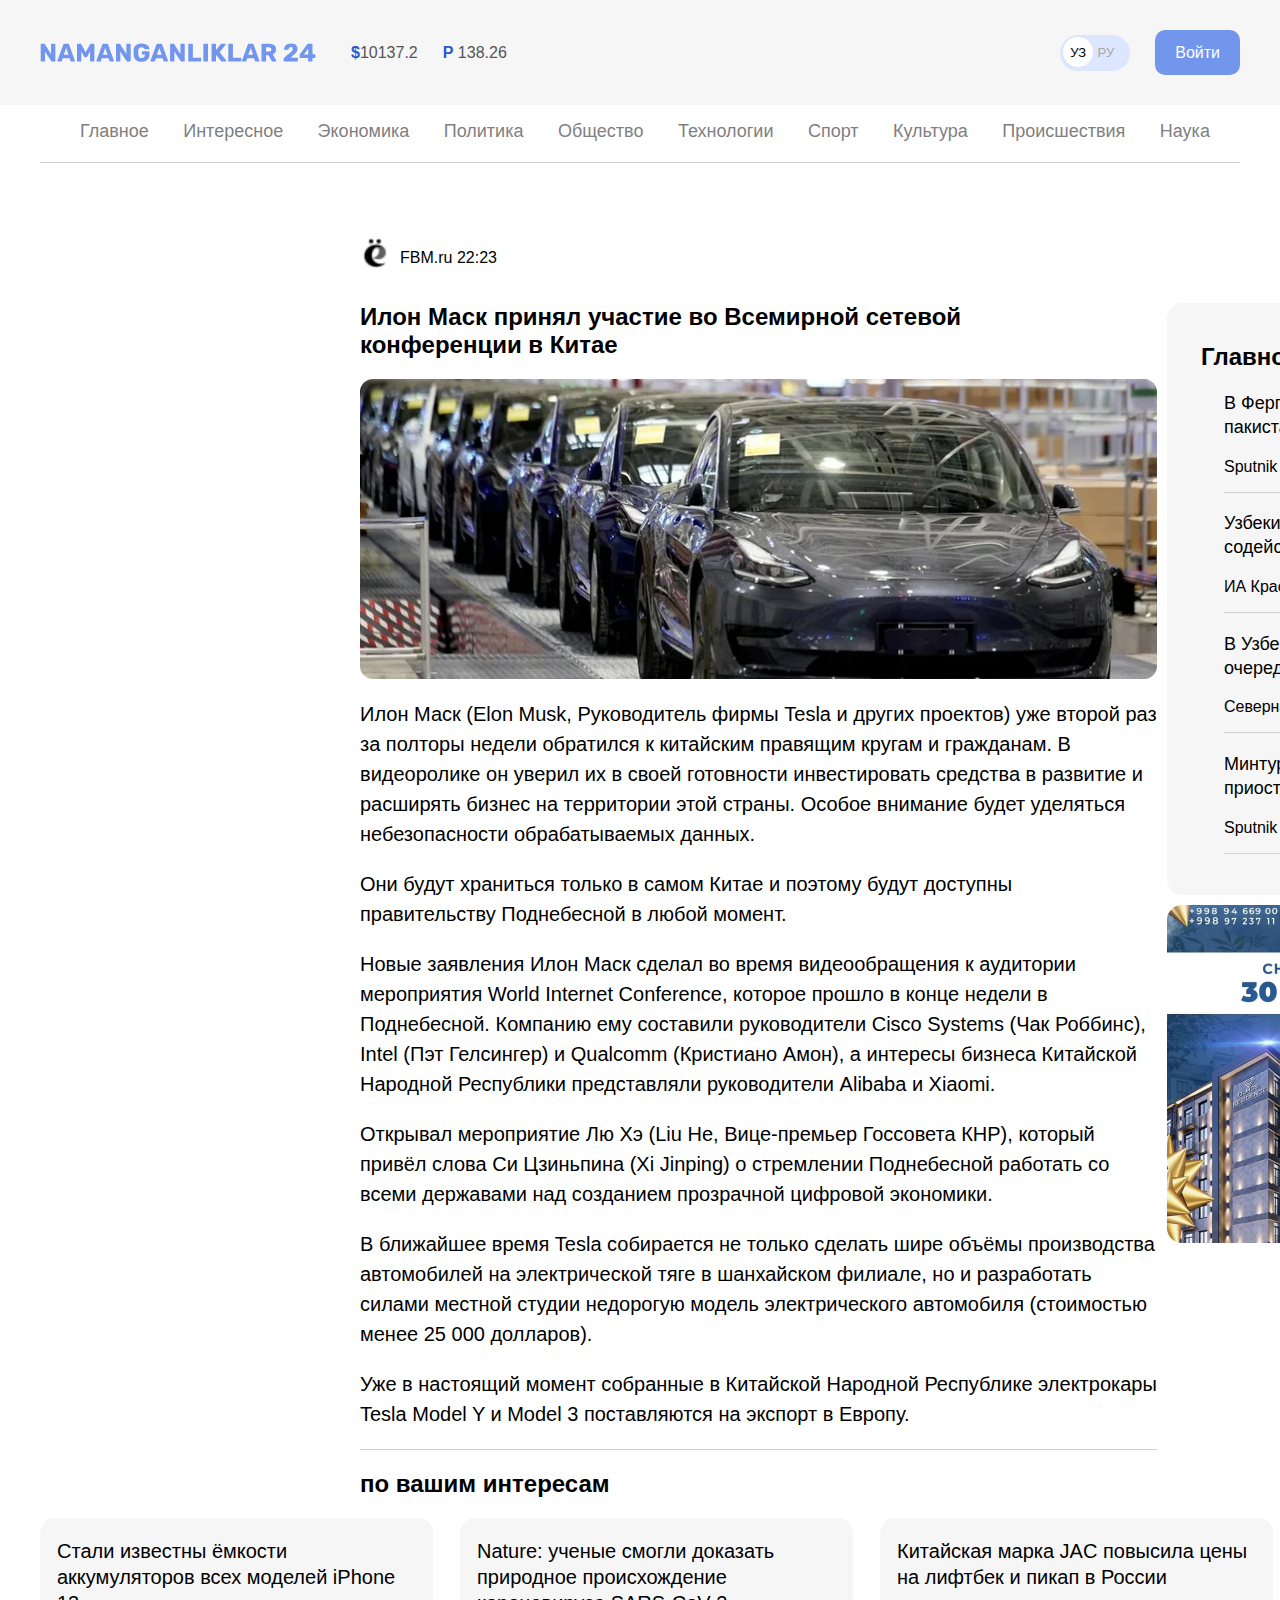
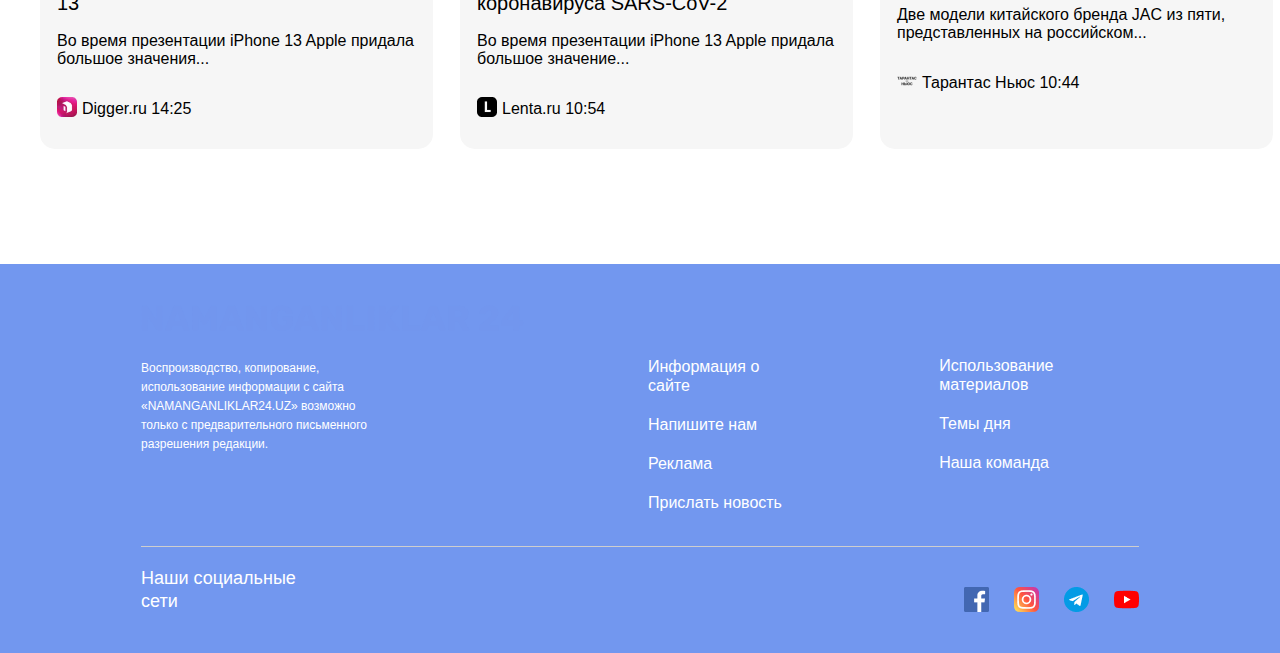
<file: index.html>
<!DOCTYPE html>
<html lang="en">
<head>
    <meta charset="UTF-8">
    <meta http-equiv="X-UA-Compatible" content="IE=edge">
    <meta name="viewport" content="width=device-width, initial-scale=1.0">
    <title>Document</title>
    <link rel="stylesheet" href="./css/main.css">
</head>
<body>
    <h1 class="visually-hidden">Bizninig saytimizda eng so'ngi yangiliklardan habardor bo'ling</h1>
    <header class="site-header">
        <div class="header-top">
        <div class="container">
          <div class="header-top-inner">
            <a class="logo-link" href="./index.html">
                <img class="logo-img" src="./css/images/logo.svg" alt="site-logo" width="276" height="45">
            </a>
            <ul class="currency-list">
             <li class="currency-item"> 
                  <span class="currency-span">$</span>10137.2
             </li>
             <li class="currency-item"> 
                <span class="currency-span">P</span> 138.26
           </li>
            </ul>
            <div class="languages-box">
                <a class="languages-item languages-active" href="#">УЗ</a>
                <a class="languages-item" href="#">РУ</a>
            </div>
            <a class="login" href="#">Войти</a>
          </div>
         
        </div>
        
    </div>
    <div class="middle-header">
        <ol class="middle-list">
            <li class="middle-item"><a class="middle-link" href="./n24.html">Главное</a></li>
            <li class="middle-item"><a class="middle-link" href="#">Интересное</a></li>
            <li class="middle-item"><a class="middle-link" href="#">Экономика</a></li>
            <li class="middle-item"><a class="middle-link" href="./about.html">Политика</a></li>
            <li class="middle-item"><a class="middle-link" href="#">Общество</a></li>
            <li class="middle-item"><a class="middle-link" href="#">Технологии</a></li>
            <li class="middle-item"><a class="middle-link"href="#">Спорт</a></li>
            <li class="middle-item"><a class="middle-link" href="./login.html">Культура</a></li>
            <li class="middle-item"><a class="middle-link" href="./index.html">Происшествия</a></li>
            <li class="middle-item"><a class="middle-link active" href="#">Наука</a></li>
        </ol>
         
      </div>
    </header>
    <main>
    <div class="site-main">
        <div class="cont">
            <div class="hero">
               <img class="hero-img" src="./css/images/В мире/E.png" alt="icon" width="30px" height="30px">
               <p>FBM.ru <time datetime="22:23">22:23</time></p>
            </div>
            <div class="hero-content">
               <h2>Илон Маск принял участие во Всемирной сетевой  <br> конференции в Китае</h2>
               <img src="./css/images/Rectangle 91 (1).png" alt="car-tesla" width="797" height="300">
              <p class="hero-text"> Илон Маск (Elon Musk, Руководитель фирмы Tesla и других проектов) уже второй раз за полторы недели обратился к китайским правящим кругам и гражданам. В видеоролике он уверил их в своей готовности инвестировать средства в развитие и расширять бизнес на территории этой страны. Особое внимание будет уделяться небезопасности обрабатываемых данных.</p>
              <p class="hero-text"> Они будут храниться только в самом Китае и поэтому будут доступны <br> правительству Поднебесной в любой момент.</p> 
               <p class="hero-text">Новые заявления Илон Маск сделал во время видеообращения к аудитории мероприятия World Internet Conference, которое прошло в конце недели в Поднебесной. Компанию ему составили руководители Cisco Systems (Чак Роббинс), Intel (Пэт Гелсингер) и Qualcomm (Кристиано Амон), а интересы бизнеса Китайской Народной Республики представляли руководители Alibaba и Xiaomi. </p>
               <p class="hero-text">Открывал мероприятие Лю Хэ (Liu He, Вице-премьер Госсовета КНР), который привёл слова Си Цзиньпина (Xi Jinping) о стремлении Поднебесной работать со всеми державами над созданием прозрачной цифровой экономики.</p>
               <p class="hero-text">В ближайшее время Tesla собирается не только сделать шире объёмы производства автомобилей на электрической тяге в шанхайском филиале, но и разработать силами местной студии недорогую модель электрического автомобиля (стоимостью менее 25 000 долларов).</p> 
               <p class="hero-text"> Уже в настоящий момент собранные в Китайской Народной Республике электрокары Tesla Model Y и Model 3 поставляются на экспорт в Европу.</p>
            </div>
        </div>
        <div class="world-right">
                    
            <div class="world-right-inner">
             <h2 class="world-right-title">Главное</h2>
                <ol>
                   <li class="world-right-item">
                     <h3>
                       <a class="world-right-link" href="#">В Фергане создадут узбекско-пакистанский университет</a>
                     </h3>
                     <p>Sputnik Узбекистан  <time datetime="14:09">14:09</time></p>
                   </li>
                   <li class="world-right-item">
                     <h3>
                       <a class="world-right-link" href="#">Узбекистан утвердил соглашение о содействии занятости в странах СНГ</a>
                     </h3>
                     <p>ИА Красная Весна<time datetime="10:19">10:19</time></p>
                   </li>
                   <li class="world-right-item">
                     <h3>
                       <a class="world-right-link" href="#">В Узбекистане увеличиваются очереди за автомобилями UzAuto</a>
                     </h3>
                     <p>Северная газета (Армянск) <time datetime="13:50">13:50</time></p>
                   </li>
                   <li class="world-right-item">
                     <h3>
                       <a class="world-right-link" href="#">Минтуризма опровергло приостановку выплат за шаги</a>
                     </h3>
                     <p>Sputnik Узбекистан  <time datetime="14:32">14:32</time></p>
                   </li>
                </ol>
            </div>
            <aside><a href="#"><img src="./css/images/image 6.png" alt="Olmos" width="393" height="338"></a></aside>
         </div>

        </div>
   </div>
</section>
    </div>
   
        <h2 class="infa-title">по вашим интересам</h2>
        <div class="main-container">
          <div class="main-contentt">
                   <div class="main-inffa">
                    <h3"><a class="main-title" href="#">Стали известны ёмкости аккумуляторов всех моделей iPhone 13</a></h3>
                    <p>Во время презентации iPhone 13 Apple придала большое значения...</p>
                    <div class="main-infa">
                    <img class="main-img" src="./css/images/кард/ded.png" alt="as" width="20px" height="20px">
                    <p>Digger.ru 14:25</p></div>
                   
                   </div>
                   <div class="main-inffa">
                    <h3"><a class="main-title" href="#">Nature: ученые смогли доказать природное происхождение коронавируса SARS-CoV-2</a></h3>
                    <p>Во время презентации iPhone 13 Apple придала большое значение...</p>
                    <div class="main-infa">
                    <img class="main-img" src="./css/images/кард/кард/Light.png" alt="as" width="20px" height="20px">
                    <p>Lenta.ru 10:54</p></div>
                   
                   </div>
                   <div class="main-inffa">
                    <h3"><a class="main-title" href="#">Китайская марка JAC повысила цены на лифтбек и пикап в России</a></h3>
                    <p>Две модели китайского бренда JAC из пяти, представленных на российском...</p>
                    <div class="main-infa">
                    <img class="main-img" src="./css/images/кард/fef.png" alt="as" width="20px" height="20px">
                    <p>Тарантас Ньюс 10:44</p></div>
                   
                    </div>
               
            </div>
            </div>
       </div>

</main>
<footer class="footer-section">
    <div class="container">
      <div class="footer-inner">
        <div class="footer-content">
          <div class="footer-logo">
            <a class="footer-logo-link" href="./index.html">
              <img class="footer-logo-img" src="./css/images/logo (5).svg" alt="site logo" width="383" height="28">
            </a>
            <div class="footer-logo-text-wrapper">
              <p class="footer-logo-text">
                Воспроизводство, копирование, использование информации с сайта
                «NAMANGANLIKLAR24.UZ» возможно только с предварительного
                письменного разрешения редакции.
              </p>
            </div>
          </div>
          <div class="information">
            <ul class="information-list">
              <li class="information-item">
                <a class="information-link" href="#">Информация о сайте</a>
              </li>
              <li class="information-item">
                <a class="information-link" href="#">Напишите нам</a>
              </li>
              <li class="information-item">
                <a class="information-link" href="#">Реклама</a>
              </li>
              <li class="information-item">
                <a class="information-link" href="#">Прислать новость</a>
              </li>
            </ul>
          </div>
          <div class="material">
            <ul class="material-list">
              <li class="material-item">
                <a class="material-link" href="#">Использование материалов</a>
              </li>
              <li class="material-item">
                <a class="material-link" href="#">Темы дня</a>
              </li>
              <li class="material-item">
                <a class="material-link" href="#">Наша команда </a>
              </li>
            </ul>
          </div>
        </div>
        <div class="social-set">
          <div class="social-title">
            <h4 class="social-set-title">Наши социальные сети</h4>
          </div>
          <ul class="social-set-icons-list">
            <li class="social-set-icons-item">
              <a class="social-set-icons-link" href="https://facebook.com" target="_blank">
                <img src="./css/images/В мире/facebook.png" alt="facebook" width="25" height="25">
              </a>
            </li>
            <li class="social-set-icons-item">
              <a class="social-set-icons-link" href="https://instagram.com" target="_blank">
                <img src="./css/images/В мире/instagram.png" alt="instagram" width="25" height="25">
              </a>
            </li>
            <li class="social-set-icons-item">
              <a class="social-set-icons-link" href="https://telegram.web" target="_blank">
                <img src="./css/images/В мире/telegram.png" alt="telegram" width="25" height="25">
              </a>
            </li>
            <li class="social-set-icons-item">
              <a class="social-set-icons-link" href="https://youtube.com" target="_blank">
                <img src="./css/images/В мире/youtube.png" alt="youtube" width="25" height="25">
              </a>
            </li>
          </ul>
        </div>
      </div>
    </div>
  </footer>

</body>
</html>
</file>
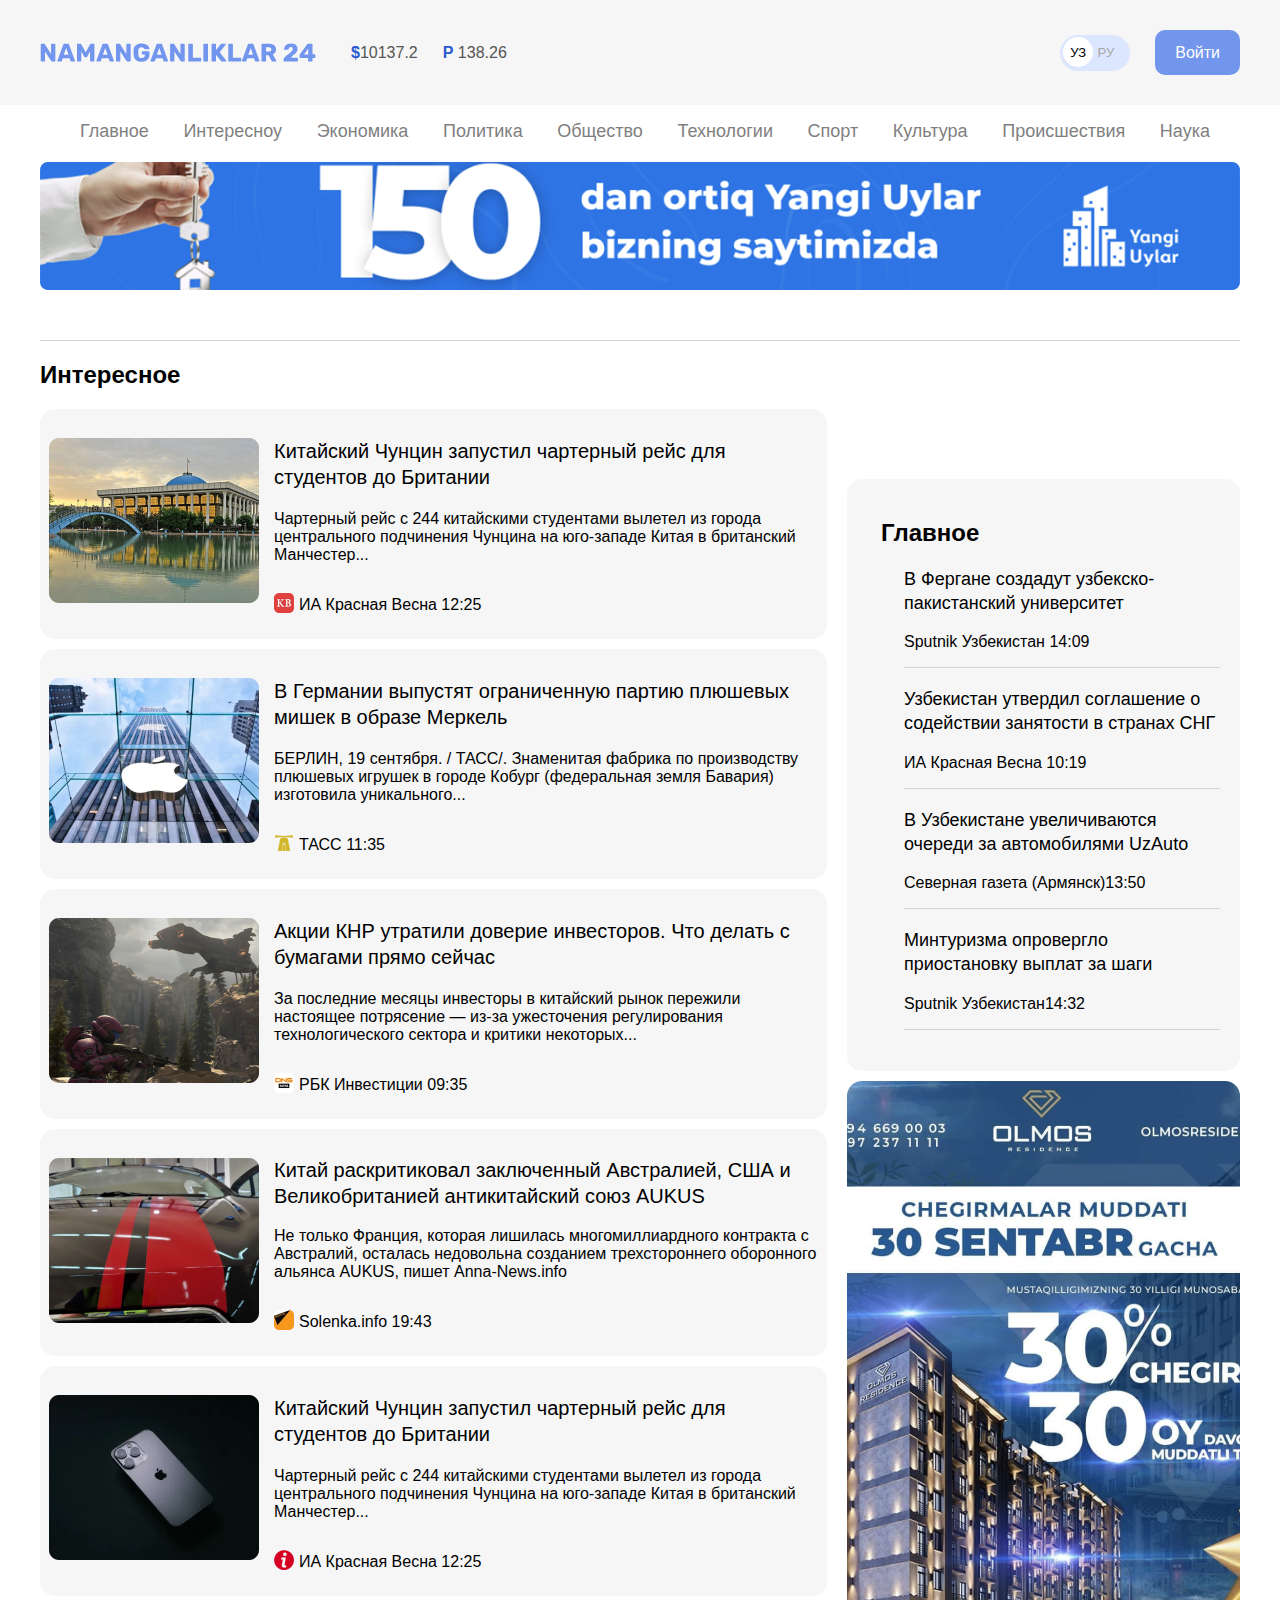
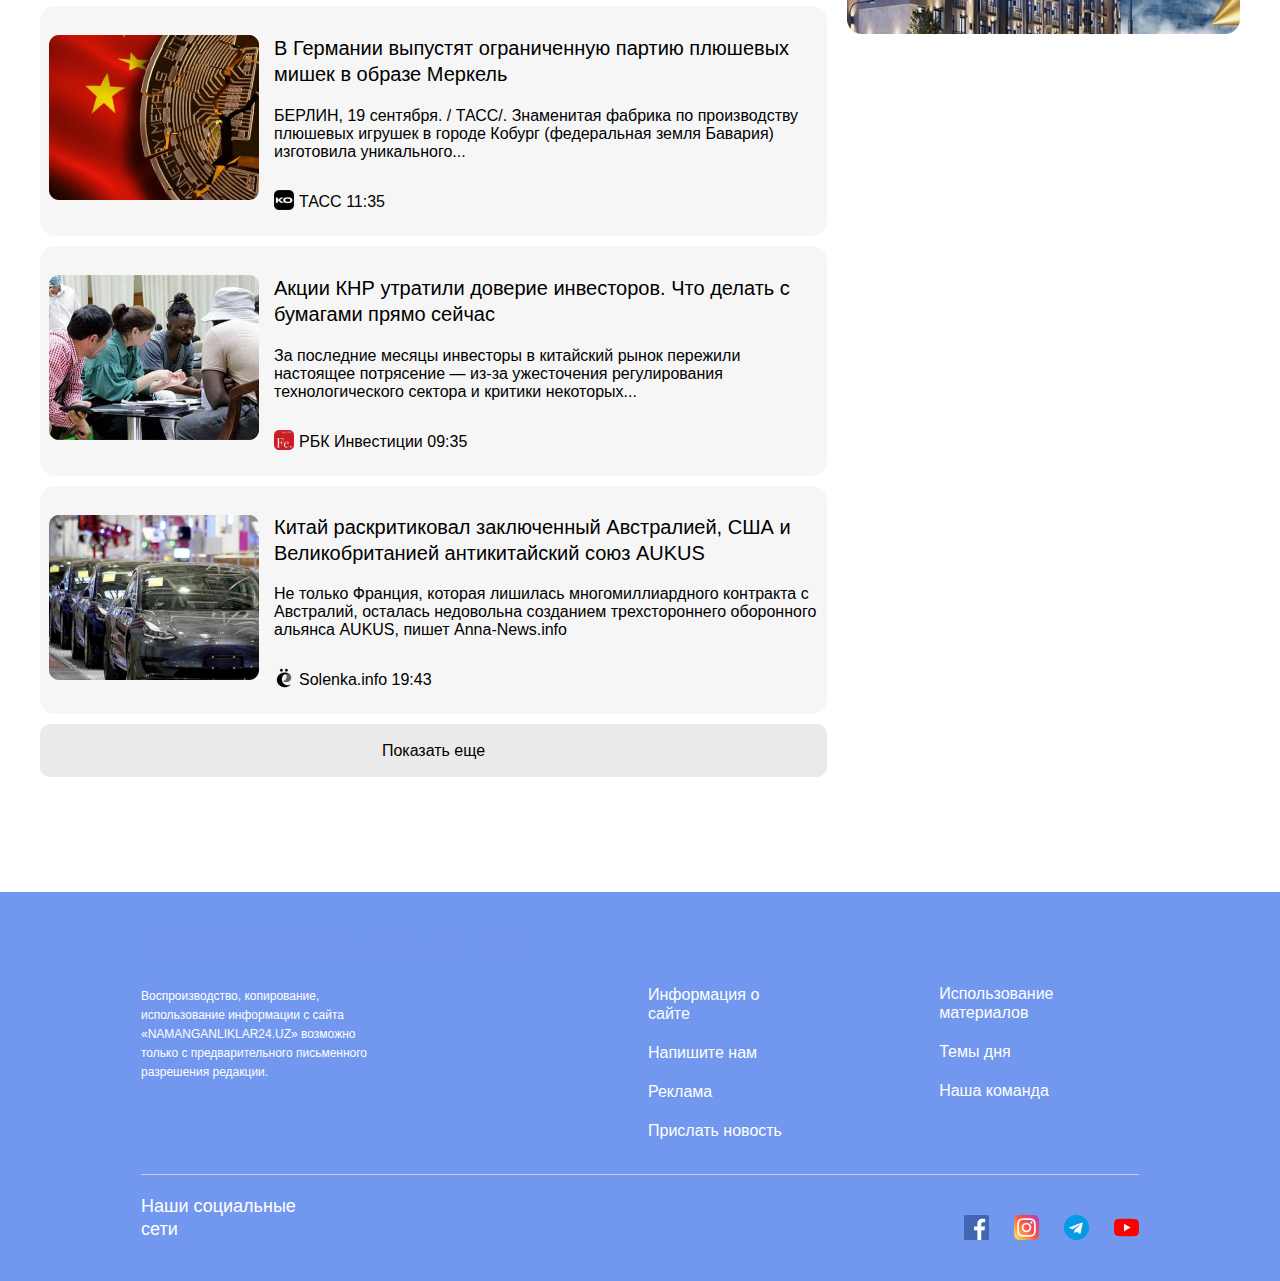
<file: about.html>
<!DOCTYPE html>
<html lang="en">
<head>
    <meta charset="UTF-8">
    <meta http-equiv="X-UA-Compatible" content="IE=edge">
    <meta name="viewport" content="width=device-width, initial-scale=1.0">
    <link rel="stylesheet" href="./css/main.css">
    <title>Document</title>
    
    
</head>
<body>
    <h1 class="visually-hidden">Bizninig saytimizda eng so'ngi yangiliklardan habardor bo'ling</h1>
    <header class="site-header">
        <div class="header-top">
        <div class="container">
          <div class="header-top-inner">
            <a class="logo-link" href="">
                <img class="logo-img" src="./css/images/logo.svg " alt="site-logo" width="276" height="45">
            </a>
            <ul class="currency-list">
             <li class="currency-item"> 
                  <span class="currency-span">$</span>10137.2
             </li>
             <li class="currency-item"> 
                <span class="currency-span">P</span> 138.26
           </li>
            </ul>
            <div class="languages-box">
                <a class="languages-item languages-active" href="#">УЗ</a>
                <a class="languages-item" href="#">РУ</a>
            </div>
            <a class="login" href="#">Войти</a>
          </div>
         
        </div>
        
    </div>
    <div class="middle-header">
        <ol class="middle-list">
            <li class="middle-item"><a class="middle-link" href="./n24.html">Главное</a></li>
            <li class="middle-item"><a class="middle-link" href="#">Интересноу</a></li>
            <li class="middle-item"><a class="middle-link" href="#">Экономика</a></li>
            <li class="middle-item"><a class="middle-link" href="./about.html">Политика</a></li>
            <li class="middle-item"><a class="middle-link" href="#">Общество</a></li>
            <li class="middle-item"><a class="middle-link" href="#">Технологии</a></li>
            <li class="middle-item"><a class="middle-link"href="#">Спорт</a></li>
            <li class="middle-item"><a class="middle-link" href="./login.html">Культура</a></li>
            <li class="middle-item"><a class="middle-link" href="./index.html">Происшествия</a></li>
            <li class="middle-item"><a class="middle-link active" href="#">Наука</a></li>
        </ol>
        <span class="middle border"></span>
        <aside class="aside-img"><a href="https://shopme.uz/"><img src="./css/images/В мире/reklaama.png" alt="Reklama" width="1200" height="128"></a></aside>
      </div>
    </header>
     <main>
        <section class="world-news">
            <div class="container">
              <h2>Интересное</h2>
                 <div class="world-inner">
                  <div class="world-left">
                     <ol class="world-list">
                      <li class="world-item">
                         <img class="item-img" src="./css/images/List/water.png" alt="airplane" width="210px" height="165px">
                         <div class="item-content">
                           <h3 class="item-title"><a class="item-title" href="#">Китайский Чунцин запустил чартерный рейс для студентов до Британии</a></h3>
                           <p class="item-text">Чартерный рейс с 244 китайскими студентами вылетел из города центрального подчинения Чунцина на юго-западе Китая в британский Манчестер...</p>
                           <div class="world-left-kb">
                           <a href="#"><img  class="main-img" src="./css/images/кард/kb.png" alt="kb"></a>
                            <p class="item-text">ИА Красная Весна <time datetime="12:25">12:25</time> </p>
                          </div>
                         </div>
                      </li>
                      <li class="world-item">
                        <img class="item-img" src="./css/images/List/apple.png" alt="airplane" width="210px" height="165px">
                        <div class="item-content">
                          <h3 class="item-title"><a class="item-title" href="#">В Германии выпустят ограниченную партию плюшевых мишек в образе Меркель</a></h3>
                          <p class="item-text">БЕРЛИН, 19 сентября. / ТАСС/. Знаменитая фабрика по производству плюшевых игрушек в городе Кобург (федеральная земля Бавария) изготовила уникального...</p>
                           <div class="world-left-kb">
                            <a href="#"><img  class="main-img" src="./css/images/List/icon.png" alt="kb"></a>
                            <p class="item-text">ТАСС  <time datetime="11:35">11:35</time> </p>
                           </div>
                        </div>
                     </li>
                     <li class="world-item">
                      <img class="item-img" src="./css/images/List/fight.png" alt="airplane" width="210px" height="165px">
                      <div class="item-content">
                        <h3 class="item-title"><a class="item-title" href="#">Акции КНР утратили доверие инвесторов. Что делать с бумагами прямо сейчас</a></h3>
                        <p class="item-text">За последние месяцы инвесторы в китайский рынок пережили настоящее потрясение — из-за ужесточения регулирования технологического сектора и критики некоторых...</p>
                          <div class="world-left-kb">
                            <a href="#"><img  class="main-img" src="./css/images/List/cng.png" alt="kb"></a>
                            <p class="item-text">РБК Инвестиции  <time datetime="09:35">09:35<time> </p>
                          </div>
                      </div>
                   </li>
                   <li class="world-item">
                    <img class="item-img" src="./css/images/List/car.png" alt="airplane" width="210px" height="165px">
                    <div class="item-content">
                      <h3 ><a class="item-title" href="#">Китай раскритиковал заключенный Австралией, США и Великобританией антикитайский союз AUKUS</a></h3>
                      <p class="item-text">Не только Франция, которая лишилась многомиллиардного контракта с Австралий, осталась недовольна созданием трехстороннего оборонного альянса AUKUS, пишет Anna-News.info</p>
                        <div class="world-left-kb">
                          <a href="#"><img  class="main-img" src="./css/images/List/icon-2.png" alt="kb"></a>
                          <p class="item-text">Solenka.info  <time datetime="19:43">19:43</time> </p>
                        </div>
                    </div>
                 </li>
                 <li class="world-item">
                    <img class="item-img" src="./css/images/List/iphone-13.png" alt="airplane" width="210px" height="165px">
                    <div class="item-content">
                      <h3 class="item-title"><a class="item-title" href="#">Китайский Чунцин запустил чартерный рейс для студентов до Британии</a></h3>
                      <p class="item-text">Чартерный рейс с 244 китайскими студентами вылетел из города центрального подчинения Чунцина на юго-западе Китая в британский Манчестер...</p>
                      <div class="world-left-kb">
                      <a href="#"><img  class="main-img" src="./css/images/List/icon-3.png" alt="kb"></a>
                       <p class="item-text">ИА Красная Весна <time datetime="12:25">12:25</time> </p>
                     </div>
                    </div>
                 </li>
                 <li class="world-item">
                   <img class="item-img" src="./css/images/List/flag.png" alt="airplane" width="210px" height="165px">
                   <div class="item-content">
                     <h3 class="item-title"><a class="item-title" href="#">В Германии выпустят ограниченную партию плюшевых мишек в образе Меркель</a></h3>
                     <p class="item-text">БЕРЛИН, 19 сентября. / ТАСС/. Знаменитая фабрика по производству плюшевых игрушек в городе Кобург (федеральная земля Бавария) изготовила уникального...</p>
                      <div class="world-left-kb">
                       <a href="#"><img  class="main-img" src="./css/images/List/icon-4.png" alt="kb"></a>
                       <p class="item-text">ТАСС  <time datetime="11:35">11:35</time> </p>
                      </div>
                   </div>
                </li>
                <li class="world-item">
                 <img class="item-img" src="./css/images/List/negr.png" alt="airplane" width="210px" height="165px">
                 <div class="item-content">
                   <h3 class="item-title"><a class="item-title" href="#">Акции КНР утратили доверие инвесторов. Что делать с бумагами прямо сейчас</a></h3>
                   <p class="item-text">За последние месяцы инвесторы в китайский рынок пережили настоящее потрясение — из-за ужесточения регулирования технологического сектора и критики некоторых...</p>
                     <div class="world-left-kb">
                       <a href="#"><img  class="main-img" src="./css/images/List/icon-5.png" alt="kb"></a>
                       <p class="item-text">РБК Инвестиции  <time datetime="09:35">09:35<time> </p>
                     </div>
                 </div>
              </li>
              <li class="world-item">
               <img class="item-img" src="./css/images/List/tesla.png" alt="airplane" width="210px" height="165px">
               <div class="item-content">
                 <h3 ><a class="item-title" href="#">Китай раскритиковал заключенный Австралией, США и Великобританией антикитайский союз AUKUS</a></h3>
                 <p class="item-text">Не только Франция, которая лишилась многомиллиардного контракта с Австралий, осталась недовольна созданием трехстороннего оборонного альянса AUKUS, пишет Anna-News.info</p>
                   <div class="world-left-kb">
                     <a href="#"><img  class="main-img" src="./css/images/В мире/E.png" alt="kb"></a>
                     <p class="item-text">Solenka.info  <time datetime="19:43">19:43</time> </p>
                   </div>
               </div>
            </li>
                     </ol>
                     <a class="world-link" href="#">Показать еще</a>
                  </div>
                  <div class="world-right">
                    
                     <div class="world-right-inner">
                      <h2 class="world-right-title">Главное</h2>
                         <ol>
                            <li class="world-right-item">
                              <h3>
                                <a class="world-right-link" href="#">В Фергане создадут узбекско- пакистанский университет</a>
                              </h3>
                              <p>Sputnik Узбекистан  <time datetime="14:09">14:09</time></p>
                            </li>
                            <li class="world-right-item">
                              <h3>
                                <a class="world-right-link" href="#">Узбекистан утвердил соглашение о содействии занятости в странах СНГ</a>
                              </h3>
                              <p>ИА Красная Весна <time datetime="10:19">10:19</time></p>
                            </li>
                            <li class="world-right-item">
                              <h3>
                                <a class="world-right-link" href="#">В Узбекистане увеличиваются очереди за автомобилями UzAuto</a>
                              </h3>
                              <p>Северная газета (Армянск)<time datetime="13:50">13:50</time></p>
                            </li>
                            <li class="world-right-item">
                              <h3>
                                <a class="world-right-link" href="#">Минтуризма опровергло приостановку выплат за шаги</a>
                              </h3>
                              <p>Sputnik Узбекистан<time datetime="14:32">14:32</time></p>
                            </li>
                         </ol>
                     </div>
                     <aside><a href="#"><img src="./css/images/List/reklamma.png" alt="Olmos" width="393" height="553"></a></aside>
                  </div>

                 </div>
            </div>
        </section>
    </main>
    <footer class="footer-section">
        <div class="container">
          <div class="footer-inner">
            <div class="footer-content">
              <div class="footer-logo">
                <a class="footer-logo-link" href="./index.html">
                  <img class="footer-logo-img" src="./css/images/logo.svg" alt="site logo" width="383" height="28">
                </a>
                <div class="footer-logo-text-wrapper">
                  <p class="footer-logo-text">
                    Воспроизводство, копирование, использование информации с сайта
                    «NAMANGANLIKLAR24.UZ» возможно только с предварительного
                    письменного разрешения редакции.
                  </p>
                </div>
              </div>
              <div class="information">
                <ul class="information-list">
                  <li class="information-item">
                    <a class="information-link" href="#">Информация о сайте</a>
                  </li>
                  <li class="information-item">
                    <a class="information-link" href="#">Напишите нам</a>
                  </li>
                  <li class="information-item">
                    <a class="information-link" href="#">Реклама</a>
                  </li>
                  <li class="information-item">
                    <a class="information-link" href="#">Прислать новость</a>
                  </li>
                </ul>
              </div>
              <div class="material">
                <ul class="material-list">
                  <li class="material-item">
                    <a class="material-link" href="#">Использование материалов</a>
                  </li>
                  <li class="material-item">
                    <a class="material-link" href="#">Темы дня</a>
                  </li>
                  <li class="material-item">
                    <a class="material-link" href="#">Наша команда </a>
                  </li>
                </ul>
              </div>
            </div>
            <div class="social-set">
              <div class="social-title">
                <h4 class="social-set-title">Наши социальные сети</h4>
              </div>
              <ul class="social-set-icons-list">
                <li class="social-set-icons-item">
                  <a class="social-set-icons-link" href="https://facebook.com" target="_blank">
                    <img src="./css/images/В мире/facebook.png" alt="facebook" width="25" height="25">
                  </a>
                </li>
                <li class="social-set-icons-item">
                  <a class="social-set-icons-link" href="https://instagram.com" target="_blank">
                    <img src="./css/images/В мире/instagram.png" alt="instagram" width="25" height="25">
                  </a>
                </li>
                <li class="social-set-icons-item">
                  <a class="social-set-icons-link" href="https://telegram.web" target="_blank">
                    <img src="./css/images/В мире/telegram.png" alt="telegram" width="25" height="25">
                  </a>
                </li>
                <li class="social-set-icons-item">
                  <a class="social-set-icons-link" href="https://youtube.com" target="_blank">
                    <img src="./css/images/В мире/youtube.png" alt="youtube" width="25" height="25">
                  </a>
                </li>
              </ul>
            </div>
          </div>
        </div>
      </footer>
</body>
</html>
</file>
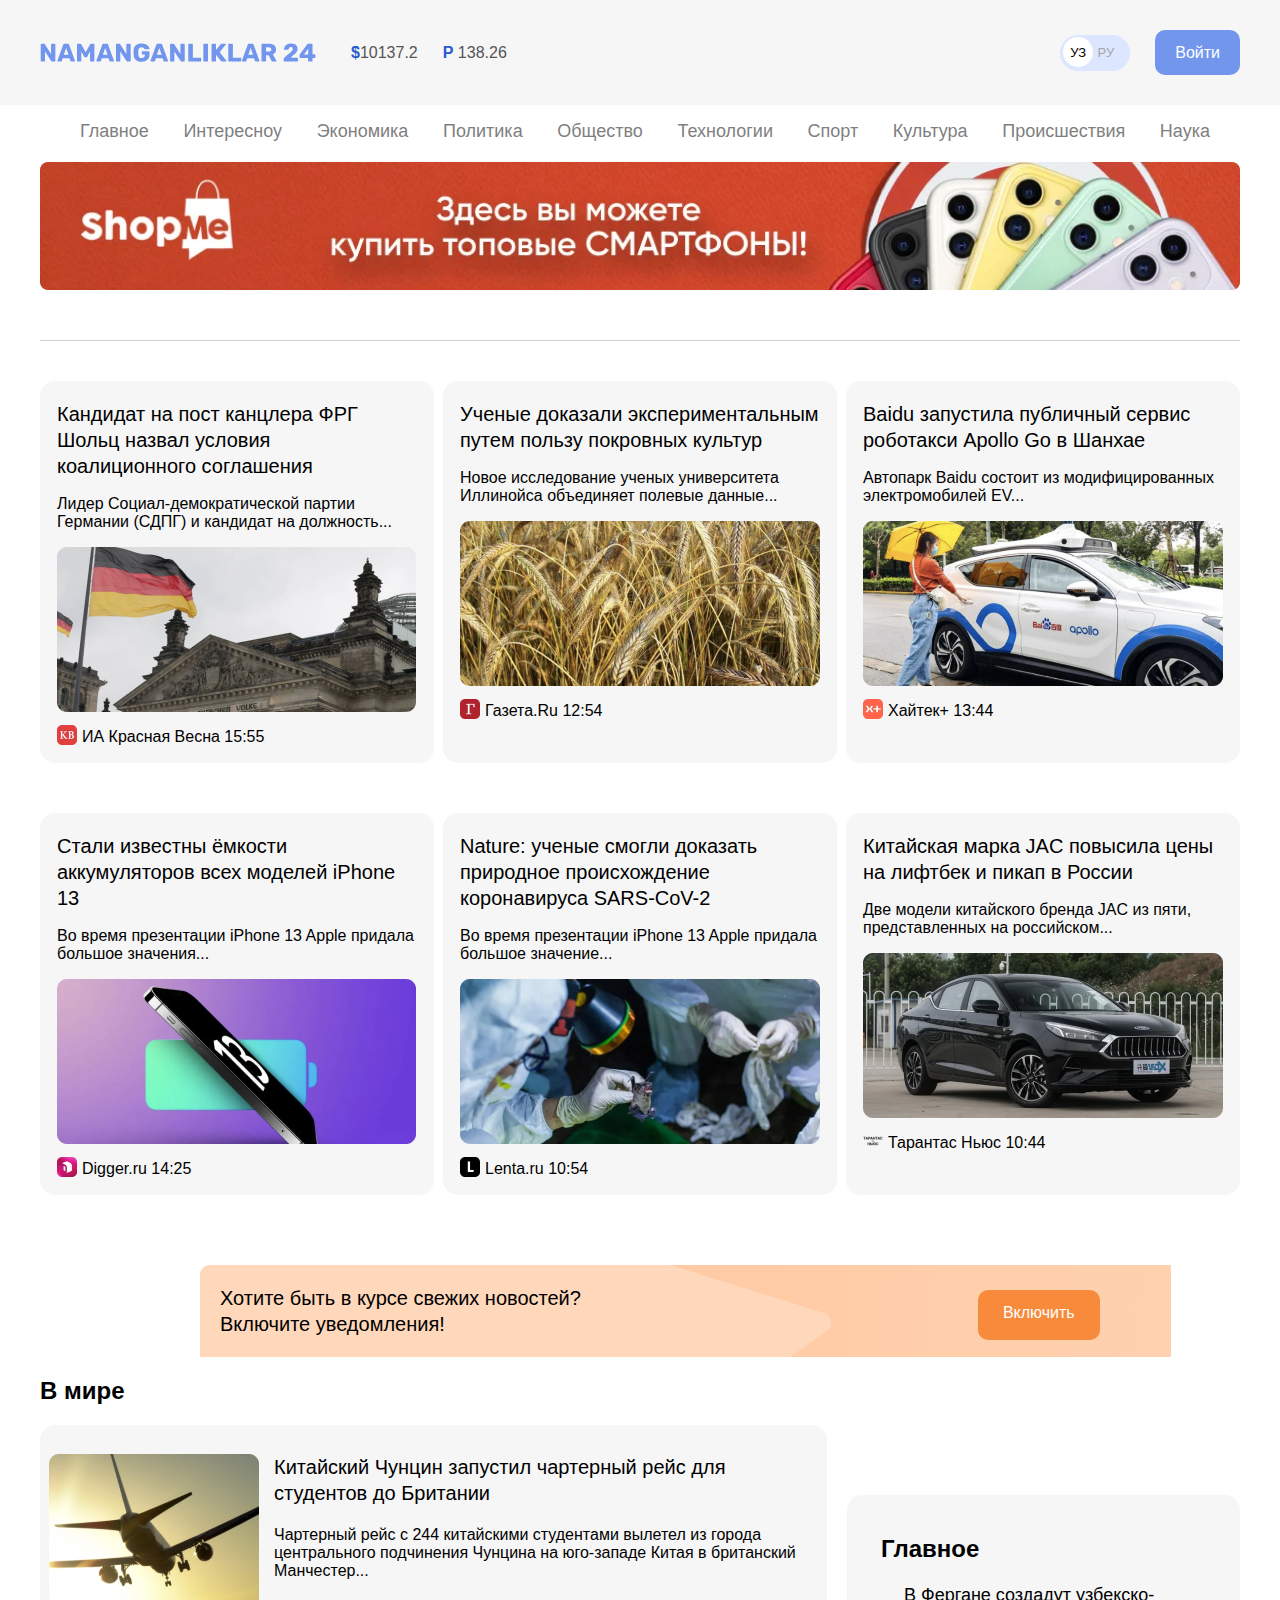
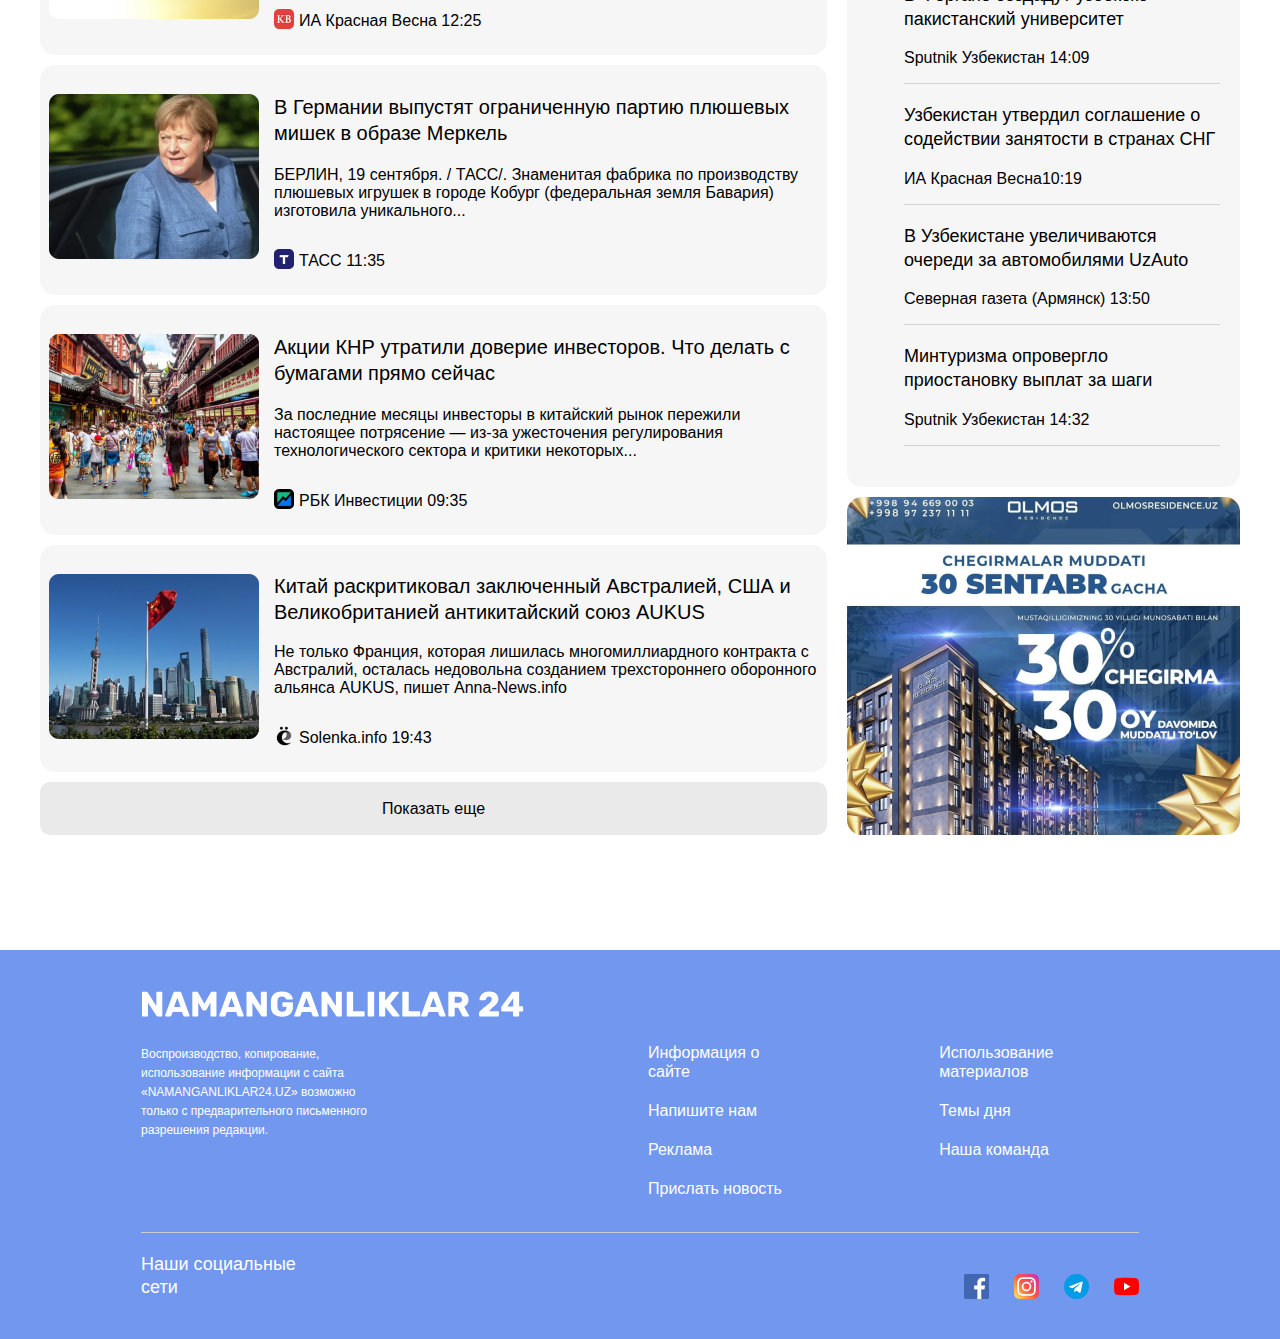
<file: n24.html>
<!DOCTYPE html>
<html lang="en">
<head>
    <meta charset="UTF-8">
    <meta http-equiv="X-UA-Compatible" content="IE=edge">
    <meta name="viewport" content="width=device-width, initial-scale=1.0">
    <link rel="stylesheet" href="./css/main.css">
    <title>Document</title>
    
</head>
<body>
    <h1 class="visually-hidden">Bizninig saytimizda eng so'ngi yangiliklardan habardor bo'ling</h1>
    <header class="site-header">
        <div class="header-top">
        <div class="container">
          <div class="header-top-inner">
            <a class="logo-link" href="./n24.html">
                <img class="logo-img" src="./css/images/logo.svg" alt="site-logo" width="276" height="45">
            </a>
            <ul class="currency-list">
             <li class="currency-item"> 
                  <span class="currency-span">$</span>10137.2
             </li>
             <li class="currency-item"> 
                <span class="currency-span">P</span> 138.26
           </li>
            </ul>
            <div class="languages-box">
                <a class="languages-item languages-active" href="#">УЗ</a>
                <a class="languages-item" href="#">РУ</a>
            </div>
            <a class="login" href="#">Войти</a>
          </div>
         
        </div>
        
    </div>
    <div class="middle-header">
        <ol class="middle-list">
            <li class="middle-item"><a class="middle-link" href="./n24.html">Главное</a></li>
            <li class="middle-item"><a class="middle-link" href="#">Интересноу</a></li>
            <li class="middle-item"><a class="middle-link" href="#">Экономика</a></li>
            <li class="middle-item"><a class="middle-link" href="./about.html">Политика</a></li>
            <li class="middle-item"><a class="middle-link" href="#">Общество</a></li>
            <li class="middle-item"><a class="middle-link" href="#">Технологии</a></li>
            <li class="middle-item"><a class="middle-link"href="#">Спорт</a></li>
            <li class="middle-item"><a class="middle-link" href="./login.html">Культура</a></li>
            <li class="middle-item"><a class="middle-link" href="./index.html">Происшествия</a></li>
            <li class="middle-item"><a class="middle-link active" href="#">Наука</a></li>
        </ol>
        <span class="middle border"></span>
        <aside class="aside-img"><a href="https://shopme.uz/"><img src="./css/images/optimize 1.png" alt="Reklama" width="1200" height="128"></a></aside>
      </div>
    </header>
    <main>
        <div class="main-container">
        <h2 class="visually-hidden">so'ngi yangiliklar</h2>
        <div class="main-content">
             <h3"><a class="main-title" href="#">Кандидат на пост канцлера ФРГ <br> Шольц назвал условия <br>  коалиционного соглашения</a></h3>
             <p>Лидер Социал-демократической партии Германии (СДПГ) и кандидат на должность...</p>
             <a href="#"><img src="./css/images/image 3.png" alt="content-img"></a>
             <div class="main-infa">
             <img class="main-img" src="./css/images/кард/kb.png" alt="as" width="20px" height="20px">
             <p>ИА Красная Весна 15:55</p></div>
            
            </div>
            <div class="main-content">
                <h3"><a class="main-title" href="#">Ученые доказали экспериментальным путем пользу покровных культур </a></h3>
                    <p>Новое исследование ученых университета Иллинойса объединяет полевые данные... </p>
                <a href="#"><img src="./css/images/image 1.png" alt="content-img"></a>
                <div class="main-infa">
                <img class="main-img" src="./css/images/image 5.png" alt="as" width="20px" height="20px">
                <p>Газета.Ru 12:54</p></div>
                               
               </div>
               <div class="main-content">
                <h3"><a class="main-title" href="#">Baidu запустила публичный сервис роботакси Apollo Go в Шанхае</a></h3>
                <p>Автопарк Baidu состоит из модифицированных электромобилей EV... </p>
                <a href="#"><img src="./css/images/кард/кард/image 44.png" alt="content-img"></a>
                <div class="main-infa">
                <img class="main-img" src="./css/images/кард/X.png" alt="as" width="20px" height="20px">
                <p>Хайтек+ 13:44</p></div>
               
               </div>
               <div class="main-content">
                <h3"><a class="main-title" href="#">Стали известны ёмкости аккумуляторов всех моделей iPhone 13</a></h3>
                <p>Во время презентации iPhone 13 Apple придала большое значения...</p>
                <a href="#"><img src="./css/images/кард/кард/phone.png" alt="content-img"></a>
                <div class="main-infa">
                <img class="main-img" src="./css/images/кард/ded.png" alt="as" width="20px" height="20px">
                <p>Digger.ru 14:25</p></div>
               
               </div>
               <div class="main-content">
                <h3"><a class="main-title" href="#">Nature: ученые смогли доказать природное происхождение коронавируса SARS-CoV-2</a></h3>
                <p>Во время презентации iPhone 13 Apple придала большое значение...</p>
                <a href="#"><img src="./css/images/кард/кард/doctor.png" alt="content-img"></a>
                <div class="main-infa">
                <img class="main-img" src="./css/images/кард/кард/Light.png" alt="as" width="20px" height="20px">
                <p>Lenta.ru 10:54</p></div>
               
               </div>
               <div class="main-content">
                <h3"><a class="main-title" href="#">Китайская марка JAC повысила цены на лифтбек и пикап в России</a></h3>
                <p>Две модели китайского бренда JAC из пяти, представленных на российском...</p>
                <a href="#"><img src="./css/images/кард/кард/car.png" alt="content-img"></a>
                <div class="main-infa">
                <img class="main-img" src="./css/images/кард/fef.png" alt="as" width="20px" height="20px">
                <p>Тарантас Ньюс 10:44</p></div>
               
               </div>
               <div class="main-bg-img">
                 <h3 class="not-main-title">Хотите быть в курсе свежих новостей? <br>  Включите уведомления!
                </h3>
                <a class="turn-on" href="#">Включить</a>
                
            </div>
           
        </div>
      
        </section>
        <section class="world-news">
            <div class="container">
              <h2>В мире</h2>
                 <div class="world-inner">
                  <div class="world-left">
                     <ol class="world-list">
                      <li class="world-item">
                         <img class="item-img" src="./css/images/В мире/airplane.png" alt="airplane" width="210px" height="165px">
                         <div class="item-content">
                           <h3 class="item-title"><a class="item-title" href="#">Китайский Чунцин запустил чартерный рейс для студентов до Британии</a></h3>
                           <p class="item-text">Чартерный рейс с 244 китайскими студентами вылетел из города центрального подчинения Чунцина на юго-западе Китая в британский Манчестер...</p>
                           <div class="world-left-kb">
                           <a href="#"><img  class="main-img" src="./css/images/кард/kb.png" alt="kb"></a>
                            <p class="item-text">ИА Красная Весна <time datetime="12:25">12:25</time> </p>
                          </div>
                         </div>
                      </li>
                      <li class="world-item">
                        <img class="item-img" src="./css/images/В мире/women.png" alt="airplane" width="210px" height="165px">
                        <div class="item-content">
                          <h3 class="item-title"><a class="item-title" href="#">В Германии выпустят ограниченную партию плюшевых мишек в образе Меркель</a></h3>
                          <p class="item-text">БЕРЛИН, 19 сентября. / ТАСС/. Знаменитая фабрика по производству плюшевых игрушек в городе Кобург (федеральная земля Бавария) изготовила уникального...</p>
                           <div class="world-left-kb">
                            <a href="#"><img  class="main-img" src="./css/images/В мире/T.png" alt="kb"></a>
                            <p class="item-text">ТАСС  <time datetime="11:35">11:35</time> </p>
                           </div>
                        </div>
                     </li>
                     <li class="world-item">
                      <img class="item-img" src="./css/images/В мире/people.png" alt="airplane" width="210px" height="165px">
                      <div class="item-content">
                        <h3 class="item-title"><a class="item-title" href="#">Акции КНР утратили доверие инвесторов. Что делать с бумагами прямо сейчас</a></h3>
                        <p class="item-text">За последние месяцы инвесторы в китайский рынок пережили настоящее потрясение — из-за ужесточения регулирования технологического сектора и критики некоторых...</p>
                          <div class="world-left-kb">
                            <a href="#"><img  class="main-img" src="./css/images/В мире/zina.png" alt="kb"></a>
                            <p class="item-text">РБК Инвестиции  <time datetime="09:35">09:35<time> </p>
                          </div>
                      </div>
                   </li>
                   <li class="world-item">
                    <img class="item-img" src="./css/images/В мире/Turkey-flag.png" alt="airplane" width="210px" height="165px">
                    <div class="item-content">
                      <h3 ><a class="item-title" href="#">Китай раскритиковал заключенный Австралией, США и Великобританией антикитайский союз AUKUS</a></h3>
                      <p class="item-text">Не только Франция, которая лишилась многомиллиардного контракта с Австралий, осталась недовольна созданием трехстороннего оборонного альянса AUKUS, пишет Anna-News.info</p>
                        <div class="world-left-kb">
                          <a href="#"><img  class="main-img" src="./css/images/В мире/E.png" alt="kb"></a>
                          <p class="item-text">Solenka.info  <time datetime="19:43">19:43</time> </p>
                        </div>
                    </div>
                 </li>
                     </ol>
                     <a class="world-link" href="#">Показать еще</a>
                  </div>
                  <div class="world-right">
                    
                     <div class="world-right-inner">
                      <h2 class="world-right-title">Главное</h2>
                         <ol>
                            <li class="world-right-item">
                              <h3>
                                <a class="world-right-link" href="#">В Фергане создадут узбекско-пакистанский университет</a>
                              </h3>
                              <p>Sputnik Узбекистан  <time datetime="14:09">14:09</time></p>
                            </li>
                            <li class="world-right-item">
                              <h3>
                                <a class="world-right-link" href="#">Узбекистан утвердил соглашение о содействии занятости в странах СНГ</a>
                              </h3>
                              <p>ИА Красная Весна<time datetime="10:19">10:19</time></p>
                            </li>
                            <li class="world-right-item">
                              <h3>
                                <a class="world-right-link" href="#">В Узбекистане увеличиваются очереди за автомобилями UzAuto</a>
                              </h3>
                              <p>Северная газета (Армянск) <time datetime="13:50">13:50</time></p>
                            </li>
                            <li class="world-right-item">
                              <h3>
                                <a class="world-right-link" href="#">Минтуризма опровергло приостановку выплат за шаги</a>
                              </h3>
                              <p>Sputnik Узбекистан  <time datetime="14:32">14:32</time></p>
                            </li>
                         </ol>
                     </div>
                     <aside><a href="#"><img src="./css/images/image 6.png" alt="Olmos" width="393" height="338"></a></aside>
                  </div>

                 </div>
            </div>
        </section>
    </main>
    <footer class="footer-section">
      <div class="container">
        <div class="footer-inner">
          <div class="footer-content">
            <div class="footer-logo">
              <a class="footer-logo-link" href="./index.html">
                <img class="footer-logo-img" src="./css/images/В мире/logo.svg" alt="site logo" width="383" height="28">
              </a>
              <div class="footer-logo-text-wrapper">
                <p class="footer-logo-text">
                  Воспроизводство, копирование, использование информации с сайта
                  «NAMANGANLIKLAR24.UZ» возможно только с предварительного
                  письменного разрешения редакции.
                </p>
              </div>
            </div>
            <div class="information">
              <ul class="information-list">
                <li class="information-item">
                  <a class="information-link" href="#">Информация о сайте</a>
                </li>
                <li class="information-item">
                  <a class="information-link" href="#">Напишите нам</a>
                </li>
                <li class="information-item">
                  <a class="information-link" href="#">Реклама</a>
                </li>
                <li class="information-item">
                  <a class="information-link" href="#">Прислать новость</a>
                </li>
              </ul>
            </div>
            <div class="material">
              <ul class="material-list">
                <li class="material-item">
                  <a class="material-link" href="#">Использование материалов</a>
                </li>
                <li class="material-item">
                  <a class="material-link" href="#">Темы дня</a>
                </li>
                <li class="material-item">
                  <a class="material-link" href="#">Наша команда </a>
                </li>
              </ul>
            </div>
          </div>
          <div class="social-set">
            <div class="social-title">
              <h4 class="social-set-title">Наши социальные сети</h4>
            </div>
            <ul class="social-set-icons-list">
              <li class="social-set-icons-item">
                <a class="social-set-icons-link" href="https://facebook.com" target="_blank">
                  <img src="./css/images/В мире/facebook.png" alt="facebook" width="25" height="25">
                </a>
              </li>
              <li class="social-set-icons-item">
                <a class="social-set-icons-link" href="https://instagram.com" target="_blank">
                  <img src="./css/images/В мире/instagram.png" alt="instagram" width="25" height="25">
                </a>
              </li>
              <li class="social-set-icons-item">
                <a class="social-set-icons-link" href="https://telegram.web" target="_blank">
                  <img src="./css/images/В мире/telegram.png" alt="telegram" width="25" height="25">
                </a>
              </li>
              <li class="social-set-icons-item">
                <a class="social-set-icons-link" href="https://youtube.com" target="_blank">
                  <img src="./css/images/В мире/youtube.png" alt="youtube" width="25" height="25">
                </a>
              </li>
            </ul>
          </div>
        </div>
      </div>
    </footer>
    
</body>
</html>
</file>
<file: css/main.css>
*{
    box-sizing: border-box;
}
body{
    margin: 0 auto;
    font-family: "Rubik","Arial" , sans-serif;
}
img{
    vertical-align: middle;
}
.visually-hidden{
     position: absolute;
     width: 1px;
     height: 1px;
     margin: -1px;
     padding: 0;
     overflow: hidden;
     border: 0;
     clip :rect(0 0 0 0);
}
.container{
    width: 1240px;
    margin: 0 auto;
    padding: 0 20px;
}
.header-top{
    background-color: #f6f6f6;
    padding: 30px 0;
}
.header-top-inner{
    display: flex;
    align-items: center;
    
}
.logo-link{
    margin-right: 35px;
}
.logo-img{
    width: 276px;
    height: 45px;
}
.currency-list{
    display: flex;
    align-items: center;
    margin: 0;
    padding-left: 0;
    list-style-type: none;
    margin-right: auto;
}
.currency-item{
font-weight: 400;
font-size: 16px;
line-height: 18.96px;
color: #555;
margin-right:25px ;

}
.currency-span{
    font-weight: 700;
font-size: 16px;
line-height: 19px;
color: #2959CE;
}
.languages-box{
    width:70px ;
    padding: 3px;
    border-radius: 39px;
    background-color: #DCE6FF;
    margin-right: 25px;
}
.languages-item{
    font-weight: 400;
    font-size: 13px;
    line-height: 30px;
    color: #A6A6A6;
    text-decoration: none;
}
.languages-active{
    padding: 8px 7px 7px 7px;
    font-weight: 400;
font-size: 13px;
line-height: 12px;
color: #000000;
background-color: #fff;
border-radius:50%;

}
.login{
    padding: 13px 20px;
    background: #7296EC;
    border-radius: 10px;
    text-decoration: none;
    font-weight: 500;
    font-size: 16px;
    line-height: 19px;
    color: #fff;
}
.middle-header{
    margin-top: 60px;
    width: 1200px;
    margin: 0 auto;
  
}
.middle-list{
  display: flex;
  justify-content: space-between;
  margin-bottom: 60px;
}
.middle-item{
    list-style: none;
}
.middle-link{
    text-decoration: none;
    font-weight: 500;
font-size: 18px;
line-height: 21px;
color: #7F7F7F;
}
.active{
    margin-right: 30px;
}
.middle-border{
    border: 1px solid  red;
    width: 1200px;
    padding: 5px;
 

}
.aside-img{
    margin-bottom: 50px;
}
.main-container{
  width: 1200px;
  margin: 0 auto;
  padding: 0;
  display: flex;
  flex-wrap: wrap;
  justify-content: space-between;
}
.main-content{
  display: flex;
  width: 394px;
  height: 382px;
  left: 523px;
  top: 394px;
  margin-top: 40px;
  padding: 20px 17px 15px;
  background: #F6F6F6;
  border-radius: 15px;
align-items: flex-start;
padding: 20px 17px 15px;
background: #F6F6F6;
border-radius: 15px;
margin-bottom: 10px;
}
.main-title{
    text-decoration: none;
    color: #000;
    font-weight: 500;
    font-size: 20px;
    line-height: 26px;
}
.main-text{
    font-weight: 400;
font-size: 16px;
line-height: 22px;
color: #4A4B4C;

}
.main-infa{
    display: flex;
    vertical-align: middle;
}
.main-img{
    margin-top: 13px;
    margin-right: 5px;
}
.main-bg-img{
    width: 1050;
    background-image: url("../css/images/Group\ 35\ 1.png"); 
    display: flex;
    margin-top:60px;
    margin-left: 160px;

}
.not-main-title{
    font-weight: 500;
    font-size: 20px;
    line-height: 26px;
    margin-right: 397px;
    margin-left: 20px;
   



color: #000000
}
.turn-on{
    padding: 13px 25px;
    background: #F78B3B;
    border-radius: 10px;
    text-decoration: none;
    font-weight: 500;
    font-size: 16px;
    line-height: 19px;
    color: #fff;
    max-height: 50px;
    margin-top: 25px ;
    margin-right: 71px;
}
.world-inner{
    display: flex;
    align-items: start;
    margin-bottom: 100px;
}
.world-left{
   margin-right: 10px;
}
.world-list{
    padding: 0;
    margin: 0;
}
.world-item{
    display: flex;
    background: #F6F6F6;
    border-radius: 15px;
    margin-bottom: 10px;
    padding-left: 20px;
    padding: 9px;
}
.item-img{
    margin-top: 20px; 
}
.item-title{
    font-weight: 500;
font-size: 20px;
line-height: 26px;
color: #000000;
text-decoration: none;
}
.item-content{
    margin-left: 15px;
    vertical-align: middle;
}
.world-left-kb{
        display: flex;
        vertical-align: middle;
}
.world-link{
    display: block;
    padding: 17px;
    background: #EAEAEA;
    border-radius: 10px;
    font-weight: 500;
    font-size: 16px;
    line-height: 19px;
    color: #000000;
    text-align: center;
    text-decoration: none;

}
.world-right-inner{
    background-color:#F6F6F6;
    border-radius: 15px;
    padding: 20px 20px 25px 17px;
    margin-bottom: 10px;
}
.world-right-title{
    margin-left: 17px;
}

.world-right-item{
    list-style: none;
    border-bottom: 1px solid #D2D2D2 ;
}
.world-right-link{
    text-decoration: none;
    font-weight: 500;
    font-size: 18px;
    line-height: 24px;
    color: #000000;

}
.footer-section {
    background-color: #7297ef;
  }
  
  .footer-content {
    margin: 0 auto;
    width: 998px;
    display: flex;
    align-items: center;
    justify-content: space-between;
    padding-bottom: 80px;
  }
  
  .footer-logo {
    width: 264px;
    margin-top: 40px;
    margin-right: 203px;
  }
  
  .footer-logo-link {
    display: block;
    text-decoration: none;
  }
  
  .footer-logo-img {
    margin-bottom: 15px;
    width: 383px;
    height: 28px;
  }
  
  .footer-logo-text-wrapper {
    width: 229px;
  }
  
  .footer-logo-text {
    font-style: normal;
    font-weight: 400;
    font-size: 12px;
    line-height: 19px;
    color: #ffffff;
  }
  
  .information {
    margin-top: 43px;
    margin-right: 100px;
  }
  
  .information-list {
    margin-bottom: -100px;
  }
  
  .information-item {
    margin-bottom: 20px;
    list-style: none;
  }
  
  .information-link {
    text-decoration: none;
    font-style: normal;
    font-weight: 500;
    font-size: 16px;
    line-height: 19px;
    color: #ffffff;
  }
  
  .material {
    margin-top: 43px;
  }
  
  .material-list {
    margin-bottom: -60px;
  }
  
  .material-item {
    margin-bottom: 20px;
    list-style: none;
  }
  
  .material-link {
    text-decoration: none;
    font-style: normal;
    font-weight: 500;
    font-size: 16px;
    line-height: 19px;
    color: #ffffff;
  }
  
  .social-set {
    margin: 0 auto;
    width: 998px;
    display: flex;
    align-items: center;
    justify-content: space-between;
    border-top: 1px solid #cecece;
  }
  
  .social-title {
    width: 161px;
  }
  
  .social-set-title {
    margin-top: 20px;
    margin-bottom: 40px;
    font-style: normal;
    font-weight: 500;
    font-size: 18px;
    line-height: 23px;
    color: #ffffff;
  }
  
  .social-set-icons-list {
    display: flex;
    align-items: center;
    justify-content: space-between;
  }
  
  .social-set-icons-item {
    list-style: none;
  }
  
  .social-set-icons-link {
    margin-bottom: 50px;
    margin-left: 25px;
    text-decoration: none;
  }
img{
    vertical-align: middle;
}
.visually-hidden{
     position: absolute;
     width: 1px;
     height: 1px;
     margin: -1px;
     padding: 0;
     overflow: hidden;
     border: 0;
     clip :rect(0 0 0 0);
}
.container{
    width: 1240px;
    margin: 0 auto;
    padding: 0 20px;
}
.header-top{
    background-color: #f6f6f6;
    padding: 30px 0;
}
.header-top-inner{
    display: flex;
    align-items: center;
    
}
.logo-link{
    margin-right: 35px;
}
.logo-img{
    width: 276px;
    height: 45px;
}
.currency-list{
    display: flex;
    align-items: center;
    margin: 0;
    padding-left: 0;
    list-style-type: none;
    margin-right: auto;
}
.currency-item{
font-weight: 400;
font-size: 16px;
line-height: 18.96px;
color: #555;
margin-right:25px ;

}
.currency-span{
    font-weight: 700;
font-size: 16px;
line-height: 19px;
color: #2959CE;
}
.languages-box{
    width:70px ;
    padding: 3px;
    border-radius: 39px;
    background-color: #DCE6FF;
    margin-right: 25px;
}
.languages-item{
    font-weight: 400;
    font-size: 13px;
    line-height: 30px;
    color: #A6A6A6;
    text-decoration: none;
}
.languages-active{
    padding: 8px 7px 7px 7px;
    font-weight: 400;
font-size: 13px;
line-height: 12px;
color: #000000;
background-color: #fff;
border-radius:50%;

}
.login{
    padding: 13px 20px;
    background: #7296EC;
    border-radius: 10px;
    text-decoration: none;
    font-weight: 500;
    font-size: 16px;
    line-height: 19px;
    color: #fff;
}
.middle-header{
    margin-top: 60px;
    width: 1200px;
    margin: 0 auto;
    border-bottom: 1px solid #D1D1D1;;
}
.middle-list{
  display: flex;
  justify-content: space-between;
  margin-bottom: 20px;
 
}
.middle-item{
    list-style: none;
}
.middle-link{
    text-decoration: none;
    font-weight: 500;
font-size: 18px;
line-height: 21px;
color: #7F7F7F;
}
.active{
    margin-right: 30px;
}
.site-main{
    margin-top: 70px;
    display: flex;
}
.cont{
    
    border-bottom: 1px solid #D1D1D1;
    
    width: 797px;
    margin-left: 360px;
}
.hero{
   
    display: flex;
   
}
.hero-img{
    margin-top: 5px;
    margin-right: 10px;
}
.hero-text{
    font-weight: 400;
    font-size: 20px;
    line-height: 30px;
    color: #000000;
}
.world-right{
    width: 393px;
    margin-top: 70px;
    margin-left: 10px;
}
.world-right-inner{
    background-color:#F6F6F6;
    border-radius: 15px;
    padding: 20px 20px 25px 17px;
    margin-bottom: 10px;
}
.world-right-title{
    margin-left: px;

color: #000000;
}

.world-right-item{
    list-style: none;
    border-bottom: 1px solid #D2D2D2 ;
}
.world-right-link{
    text-decoration: none;
    font-weight: 500;
    font-size: 18px;
    line-height: 24px;
    color: #000000;

}
.main-container{
    width: 1200px;
    margin: 0 auto;
    padding: 0;
    display: flex;
    flex-wrap: wrap;
    justify-content: space-between;
  }
  .main-contentt{
    display: flex;
    
  
  }
  .main-inffa{
    width: 393px;
background: #F6F6F6;
border-radius: 15px;
padding: 20px 18px 15px 17px;
margin-right: 27px ;
  }
  .infa-title{
    margin-left: 360px;
  }
  .main-title{
      text-decoration: none;
      color: #000;
      font-weight: 500;
      font-size: 20px;
      line-height: 26px;
  }
  .main-text{
      font-weight: 400;
  font-size: 16px;
  line-height: 22px;
  color: #4A4B4C;
  
  }
  .main-infa{
      display: flex;
      vertical-align: middle;
  }
  .main-img{
    margin-top: 13px;
    margin-right: 5px;
}
.footer-section {
    background-color: #7297ef;
    margin-top: 115px;
  }
  
  .footer-content {
    margin: 0 auto;
    width: 998px;
    display: flex;
    align-items: center;
    justify-content: space-between;
    padding-bottom: 80px;
  }
  
  .footer-logo {
    width: 264px;
    margin-top: 40px;
    margin-right: 203px;
  }
  
  .footer-logo-link {
    display: block;
    text-decoration: none;
  }
  
  .footer-logo-img {
    margin-bottom: 15px;
    width: 383px;
    height: 28px;
  }
  
  .footer-logo-text-wrapper {
    width: 229px;
  }
  
  .footer-logo-text {
    font-style: normal;
    font-weight: 400;
    font-size: 12px;
    line-height: 19px;
    color: #ffffff;
  }
  
  .information {
    margin-top: 43px;
    margin-right: 100px;
  }
  
  .information-list {
    margin-bottom: -100px;
  }
  
  .information-item {
    margin-bottom: 20px;
    list-style: none;
  }
  
  .information-link {
    text-decoration: none;
    font-style: normal;
    font-weight: 500;
    font-size: 16px;
    line-height: 19px;
    color: #ffffff;
  }
  
  .material {
    margin-top: 43px;
  }
  
  .material-list {
    margin-bottom: -60px;
  }
  
  .material-item {
    margin-bottom: 20px;
    list-style: none;
  }
  
  .material-link {
    text-decoration: none;
    font-style: normal;
    font-weight: 500;
    font-size: 16px;
    line-height: 19px;
    color: #ffffff;
  }
  
  .social-set {
    margin: 0 auto;
    width: 998px;
    display: flex;
    align-items: center;
    justify-content: space-between;
    border-top: 1px solid #cecece;
  }
  
  .social-title {
    width: 161px;
  }
  
  .social-set-title {
    margin-top: 20px;
    margin-bottom: 40px;
    font-style: normal;
    font-weight: 500;
    font-size: 18px;
    line-height: 23px;
    color: #ffffff;
  }
  
  .social-set-icons-list {
    display: flex;
    align-items: center;
    justify-content: space-between;
  }
  
  .social-set-icons-item {
    list-style: none;
  }
  
  .social-set-icons-link {
    margin-bottom: 50px;
    margin-left: 25px;
    text-decoration: none;
  }
.material {
    margin-top: 43px;
  }
  
  .material-list {
    margin-bottom: -60px;
  }
  
  .material-item {
    margin-bottom: 20px;
    list-style: none;
  }
  
  .material-link {
    text-decoration: none;
    font-style: normal;
    font-weight: 500;
    font-size: 16px;
    line-height: 19px;
    color: #ffffff;
  }
  
  .social-set {
    margin: 0 auto;
    width: 998px;
    display: flex;
    align-items: center;
    justify-content: space-between;
    border-top: 1px solid #cecece;
  }
  
  .social-title {
    width: 161px;
  }
  
  .social-set-title {
    margin-top: 20px;
    margin-bottom: 40px;
    font-style: normal;
    font-weight: 500;
    font-size: 18px;
    line-height: 23px;
    color: #ffffff;
  }
  
  .social-set-icons-list {
    display: flex;
    align-items: center;
    justify-content: space-between;
  }
  
  .social-set-icons-item {
    list-style: none;
  }
  
  .social-set-icons-link {
    margin-bottom: 50px;
    margin-left: 25px;
    text-decoration: none;
  }
  .contact-form-title {
    margin-top: 60px;
    margin-bottom: 20px;
    font-style: normal;
    font-weight: 700;
    font-size: 24px;
    line-height: 28px;
    color: #000000;
  }
  
  form {
    display: flex;
    align-items: center;
    justify-content: space-between;
    flex-wrap: wrap;
  }
  
  .contact-form-input {
    margin-right: 10px;
    margin-bottom: 20px;
    width: 696px;
  }
  
  .form-input {
    margin-bottom: 10px;
    padding: 18px 0 18px 20px;
    background: #ffffff;
    border: 1px solid rgba(0, 0, 0, 0.2);
    border-radius: 10px;
  }
  
  .input-active {
    margin-right: 6px;
  }
  
  .form-input-width {
    width: 342px;
  }
  
  .form-input-active {
    width: 696px;
  }
  
  textarea {
    
    padding: 18px 0 0 20px;
    resize: none;
    background: #ffffff;
    border: 1px solid rgba(0, 0, 0, 0.2);
    border-radius: 10px;
  }
  
  .form-content {
    margin-bottom: 20px;
    width: 494px;
  }
  
  .form-contact-list {
    padding: 40px 0 40px 25px;
    background: #f6f6f6;
    border-radius: 10px;
  }
  
  .form-contact-item {
    list-style: none;
    border-bottom: 1px solid #d2d2d2;
  }
  
  .form-contact-item-active {
    border-bottom: none;
  }
  
  .form-contact-subtitle {
    margin-bottom: 7px;
    font-style: normal;
    font-weight: 700;
    font-size: 20px;
    line-height: 24px;
    color: #000000;
  }
  
  .subtitle-active {
    margin-top: 20px;
  }
  
  .form-contact-email {
    margin-bottom: 20px;
    display: flex;
    font-style: normal;
    font-weight: 400;
    font-size: 16px;
    line-height: 19px;
    color: #000000;
  }
  
  .form-contact-btn {
    margin: 0 auto;
    margin-bottom: 100px;
  }
  
  .contact-btn {
    padding: 17px 30px;
    border: none;
    background: #7297ef;
    border-radius: 10px;
    font-style: normal;
    font-weight: 500;
    font-size: 16px;
    line-height: 19px;
    color: #ffffff;
  }
</file>
